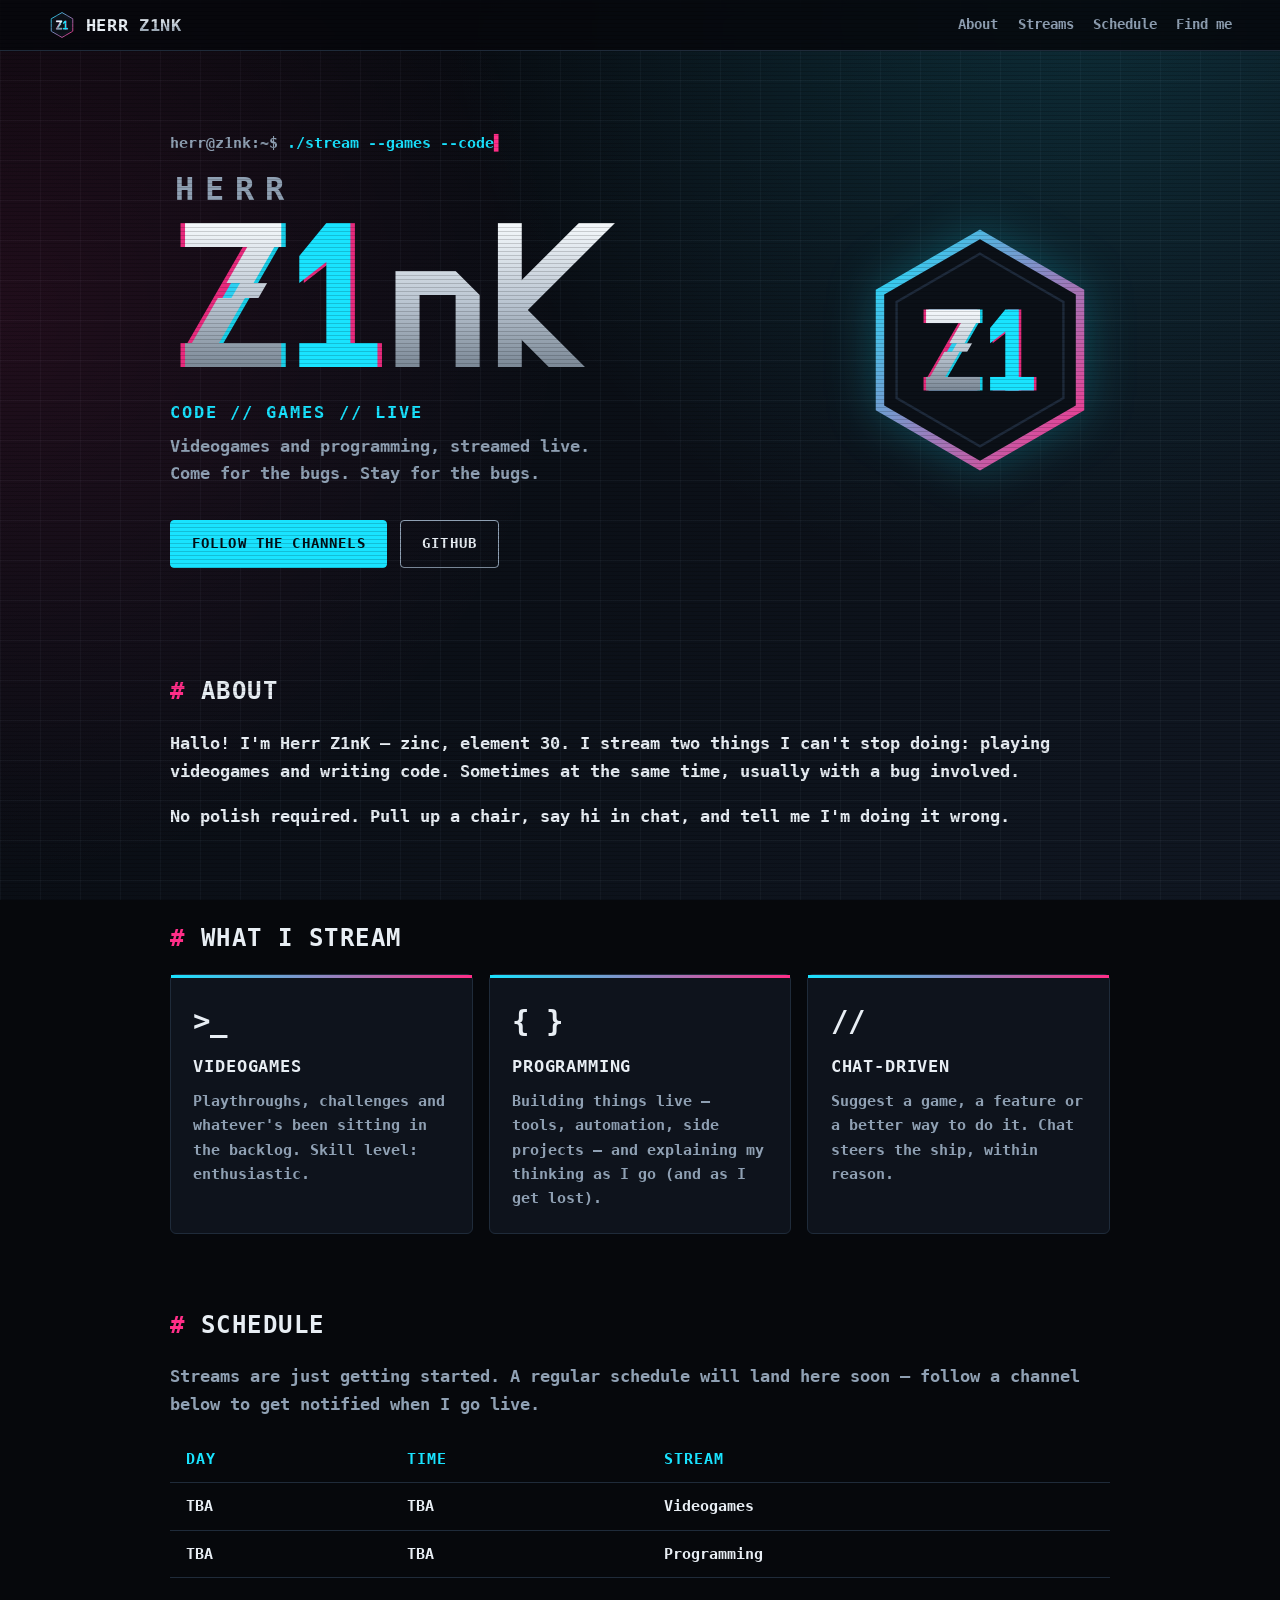
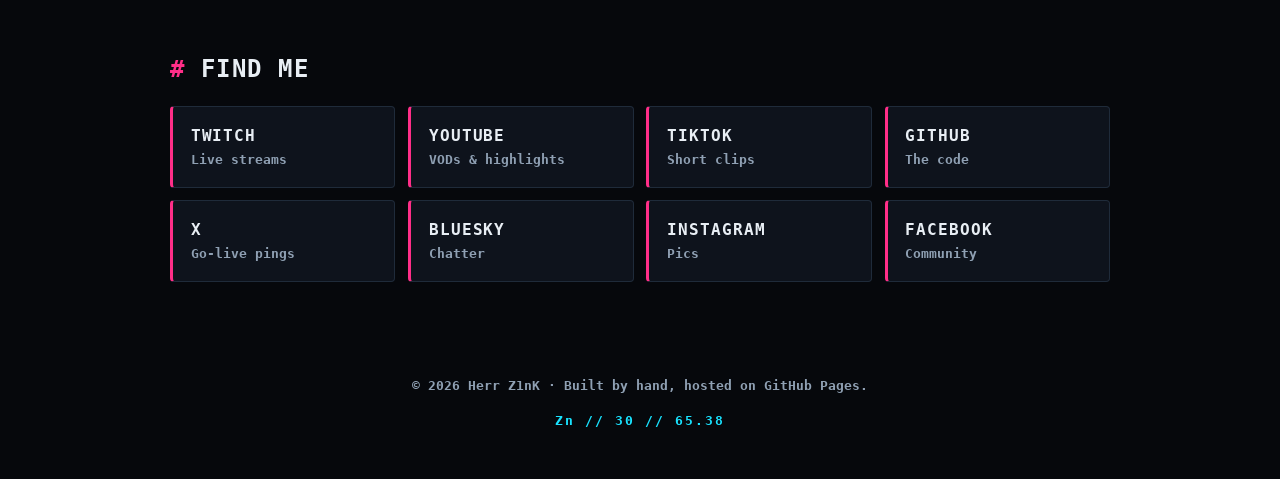
<file: index.html>
<!DOCTYPE html>
<html lang="en">
<head>
  <meta charset="utf-8">
  <meta name="viewport" content="width=device-width, initial-scale=1">
  <title>Herr Z1nK — Code // Games // Live</title>
  <meta name="description" content="Herr Z1nK streams videogames and programming sessions. Find the schedule, the channels and the code.">
  <meta name="theme-color" content="#06080C">
  <link rel="icon" href="favicon.svg" type="image/svg+xml">
  <link rel="icon" href="favicon-64.png" type="image/png" sizes="64x64">
  <link rel="apple-touch-icon" href="assets/apple-touch-icon.png">
  <link rel="canonical" href="https://herrz1nk.github.io/">
  <meta property="og:title" content="Herr Z1nK — Games &amp; Code, Live">
  <meta property="og:description" content="Videogames and programming streams.">
  <meta property="og:type" content="website">
  <meta property="og:image" content="https://herrz1nk.github.io/assets/og-image.png">
  <meta property="og:image:width" content="1200">
  <meta property="og:image:height" content="630">
  <meta property="og:url" content="https://herrz1nk.github.io/">
  <meta name="twitter:card" content="summary_large_image">
  <meta name="twitter:image" content="https://herrz1nk.github.io/assets/og-image.png">
  <link rel="preload" href="assets/DejaVuSansMono-Bold.woff2" as="font" type="font/woff2" crossorigin>
  <link rel="stylesheet" href="style.css">
</head>
<body>
  <a class="skip" href="#main">Skip to content</a>

  <header class="top">
    <a class="brand" href="#top" aria-label="Herr Z1nK home">
      <img src="favicon.svg" alt="" width="28" height="28">
      <span>HERR&nbsp;<span class="z">Z1NK</span></span>
    </a>
    <nav aria-label="Main">
      <a href="#about">About</a>
      <a href="#streams">Streams</a>
      <a href="#schedule">Schedule</a>
      <a href="#find-me">Find me</a>
    </nav>
  </header>

  <main id="main">
    <section class="hero" id="top">
      <div>
        <p class="prompt"><span class="dim">herr@z1nk:~$</span> <span class="typed">./stream --games --code</span><span class="cursor" aria-hidden="true">▌</span></p>
        <h1><span class="herr">Herr</span><img class="wordmark" src="assets/logo-wordmark.svg" alt="Z1nK" width="306" height="116"></h1>
        <p class="tagline">CODE // GAMES // LIVE</p>
        <p class="sub">Videogames and programming, streamed live.<br>Come for the bugs. Stay for the bugs.</p>
        <div class="cta">
          <a class="btn primary" href="#find-me">Follow the channels</a>
          <a class="btn" href="https://github.com/HerrZ1nk" rel="noopener">GitHub</a>
        </div>
      </div>
      <img class="badge" src="favicon.svg" alt="Herr Z1nK logo: a hexagon badge with a glitched Z1" width="260" height="260">
    </section>

    <section id="about">
      <h2><span class="hash">#</span> About</h2>
      <p>Hallo! I'm Herr Z1nK — zinc, element 30. I stream two things I can't stop doing: playing videogames and writing code. Sometimes at the same time, usually with a bug involved.</p>
      <p>No polish required. Pull up a chair, say hi in chat, and tell me I'm doing it wrong.</p>
    </section>

    <section id="streams">
      <h2><span class="hash">#</span> What I stream</h2>
      <div class="cards">
        <article class="card">
          <div class="icon" aria-hidden="true">&gt;_</div>
          <h3>Videogames</h3>
          <p>Playthroughs, challenges and whatever's been sitting in the backlog. Skill level: enthusiastic.</p>
        </article>
        <article class="card">
          <div class="icon" aria-hidden="true">{ }</div>
          <h3>Programming</h3>
          <p>Building things live — tools, automation, side projects — and explaining my thinking as I go (and as I get lost).</p>
        </article>
        <article class="card">
          <div class="icon" aria-hidden="true">//</div>
          <h3>Chat-driven</h3>
          <p>Suggest a game, a feature or a better way to do it. Chat steers the ship, within reason.</p>
        </article>
      </div>
    </section>

    <section id="schedule">
      <h2><span class="hash">#</span> Schedule</h2>
      <p class="note">Streams are just getting started. A regular schedule will land here soon — follow a channel below to get notified when I go live.</p>
      <table class="sched">
        <thead><tr><th scope="col">Day</th><th scope="col">Time</th><th scope="col">Stream</th></tr></thead>
        <tbody>
          <tr><td>TBA</td><td>TBA</td><td>Videogames</td></tr>
          <tr><td>TBA</td><td>TBA</td><td>Programming</td></tr>
        </tbody>
      </table>
    </section>

    <section id="find-me">
      <h2><span class="hash">#</span> Find me</h2>
      <!-- Update handles/URLs here if any differ from HerrZ1nk -->
      <ul class="links">
        <li><a href="https://www.twitch.tv/HerrZ1nk" rel="noopener"><b>Twitch</b><span>Live streams</span></a></li>
        <li><a href="https://www.youtube.com/@HerrZ1nk" rel="noopener"><b>YouTube</b><span>VODs &amp; highlights</span></a></li>
        <li><a href="https://www.tiktok.com/@herrz1nk" rel="noopener"><b>TikTok</b><span>Short clips</span></a></li>
        <li><a href="https://github.com/HerrZ1nk" rel="noopener"><b>GitHub</b><span>The code</span></a></li>
        <li><a href="https://x.com/HerrZ1nk" rel="noopener"><b>X</b><span>Go-live pings</span></a></li>
        <li><a href="https://bsky.app/profile/herrz1nk.bsky.social" rel="noopener"><b>Bluesky</b><span>Chatter</span></a></li>
        <li><a href="https://www.instagram.com/herrz1nk" rel="noopener"><b>Instagram</b><span>Pics</span></a></li>
        <li><a href="https://www.facebook.com/HerrZ1nk" rel="noopener"><b>Facebook</b><span>Community</span></a></li>
      </ul>
    </section>
  </main>

  <footer>
    <p>© <span id="year">2026</span> Herr Z1nK · Built by hand, hosted on GitHub Pages.</p>
    <span class="zn" aria-hidden="true">Zn // 30 // 65.38</span>
  </footer>

  <script>document.getElementById('year').textContent = new Date().getFullYear();</script>
</body>
</html>
</file>
<file: style.css>
/* Herr Z1nK brand: zinc silver + cyan/magenta glitch on dark grid, DejaVu Sans Mono Bold */
@font-face {
  font-family: "DejaVu Sans Mono";
  font-weight: 700;
  font-style: normal;
  font-display: swap;
  src: url("assets/DejaVuSansMono-Bold.woff2") format("woff2");
}
:root {
  --bg: #06080C;
  --bg2: #101722;
  --panel: rgba(16,23,34,.75);
  --line: #1f2b3a;
  --text: #E8EEF4;
  --dim: #8FA0B3;
  --cyan: #19E3FF;
  --magenta: #FF2E88;
  --zinc: linear-gradient(180deg, #F5F9FC 0%, #BAC5D1 55%, #7B8896 100%);
  --mono: "DejaVu Sans Mono", ui-monospace, "SF Mono", Menlo, Consolas, monospace;
}
* { box-sizing: border-box; }
html { scroll-behavior: smooth; }
body {
  margin: 0;
  color: var(--text);
  font: 17px/1.65 var(--mono);
  background-color: var(--bg);
  background-image:
    radial-gradient(circle at 85% -5%, rgba(25,227,255,.14), transparent 45%),
    radial-gradient(circle at 0% 35%, rgba(255,46,136,.10), transparent 40%),
    linear-gradient(rgba(143,160,179,.06) 1px, transparent 1px),
    linear-gradient(90deg, rgba(143,160,179,.06) 1px, transparent 1px),
    linear-gradient(135deg, var(--bg), var(--bg2));
  background-size: auto, auto, 40px 40px, 40px 40px, auto;
  background-attachment: fixed;
}
/* scanlines */
body::after {
  content: ""; position: fixed; inset: 0; pointer-events: none; z-index: 20;
  background: repeating-linear-gradient(0deg, rgba(0,0,0,.16) 0 1.4px, transparent 1.4px 4px);
}
a { color: var(--cyan); }
.skip { position: absolute; left: -999px; top: 0; background: var(--cyan); color: #000; padding: .5rem 1rem; z-index: 30; }
.skip:focus { left: 0; }
b, h1, h2, h3, .brand, .btn { font-weight: 700; }

.top {
  position: sticky; top: 0; z-index: 5;
  display: flex; justify-content: space-between; align-items: center; gap: 1rem; flex-wrap: wrap;
  padding: .7rem clamp(1rem, 4vw, 3rem);
  background: rgba(6,8,12,.85); backdrop-filter: blur(8px);
  border-bottom: 1px solid var(--line);
}
.brand { display: flex; align-items: center; gap: .6rem; color: var(--text); text-decoration: none; letter-spacing: .04em; }
.brand .z { background: var(--zinc); -webkit-background-clip: text; background-clip: text; color: transparent; }
.top nav { display: flex; gap: 1.2rem; flex-wrap: wrap; }
.top nav a { color: var(--dim); text-decoration: none; font-size: .9rem; }
.top nav a:hover, .top nav a:focus-visible { color: var(--cyan); }

main { max-width: 980px; margin: 0 auto; padding: 0 1.25rem; }
section { padding: 3.5rem 0 1rem; scroll-margin-top: 4rem; }
h2 { font-size: 1.5rem; margin: 0 0 1rem; text-transform: uppercase; letter-spacing: .06em; }
.hash { color: var(--magenta); }

.hero { padding: 5rem 0 3rem; display: grid; grid-template-columns: 1fr auto; gap: 2rem; align-items: center; }
.hero .badge { width: clamp(140px, 22vw, 260px); height: auto; filter: drop-shadow(0 0 24px rgba(25,227,255,.25)); }
.prompt { font-size: .95rem; margin: 0 0 1rem; }
.dim { color: var(--dim); }
.typed { color: var(--cyan); }
.cursor { color: var(--magenta); animation: blink 1s steps(2) infinite; }
@keyframes blink { 50% { opacity: 0; } }

h1 .herr { display: block; color: var(--dim); font-size: clamp(1.2rem, 3.5vw, 2rem); letter-spacing: .35em; margin: 0 0 .2rem .3rem; }
.wordmark { display: block; width: clamp(220px, 46vw, 460px); height: auto; }
h1 { font-size: clamp(2.6rem, 9vw, 5.5rem); line-height: 1; margin: 0 0 1rem; letter-spacing: -.02em; text-transform: uppercase; }
.glitch { position: relative; display: inline-block; background: var(--zinc); -webkit-background-clip: text; background-clip: text; color: transparent; }
.glitch::before, .glitch::after {
  content: attr(data-text); position: absolute; left: 0; top: 0; width: 100%; overflow: hidden; background: none; -webkit-text-fill-color: currentColor;
}
.glitch::before { color: var(--magenta); transform: translate(-3px, 0); clip-path: inset(0 0 55% 0); animation: g1 4s infinite steps(1); }
.glitch::after  { color: var(--cyan);    transform: translate(3px, 0);  clip-path: inset(55% 0 0 0); animation: g2 5s infinite steps(1); }
@keyframes g1 { 0%,90%,100% { opacity: 0; } 91%,96% { opacity: .95; } }
@keyframes g2 { 0%,86%,100% { opacity: 0; } 87%,93% { opacity: .95; } }

.tagline { color: var(--cyan); letter-spacing: .12em; margin: 0 0 .4rem; }
.sub { font-size: 1.05rem; color: var(--dim); margin: 0 0 2rem; }

.cta { display: flex; gap: .8rem; flex-wrap: wrap; }
.btn {
  display: inline-block; padding: .7rem 1.3rem; border: 1px solid var(--dim); border-radius: 4px;
  color: var(--text); text-decoration: none; font-size: .9rem; text-transform: uppercase; letter-spacing: .08em; transition: .15s;
}
.btn:hover, .btn:focus-visible { border-color: var(--cyan); color: var(--cyan); box-shadow: 0 0 14px rgba(25,227,255,.3); }
.btn.primary { background: var(--cyan); color: #031017; border-color: var(--cyan); }
.btn.primary:hover, .btn.primary:focus-visible { background: transparent; color: var(--cyan); }

.cards { display: grid; grid-template-columns: repeat(auto-fit, minmax(240px, 1fr)); gap: 1rem; }
.card { background: var(--panel); border: 1px solid var(--line); border-radius: 6px; padding: 1.4rem; transition: .2s; position: relative; }
.card::before { content: ""; position: absolute; left: 0; top: 0; width: 100%; height: 3px; background: linear-gradient(90deg, var(--cyan), var(--magenta)); }
.card:hover { border-color: var(--cyan); transform: translateY(-3px); }
.card .icon { font-size: 1.8rem; }
.card h3 { font-size: 1.05rem; margin: .5rem 0; text-transform: uppercase; letter-spacing: .05em; }
.card p { margin: 0; color: var(--dim); font-size: .92rem; }

.note { color: var(--dim); }
.sched { width: 100%; border-collapse: collapse; font-size: .92rem; margin-top: 1rem; }
.sched th, .sched td { text-align: left; padding: .7rem 1rem; border-bottom: 1px solid var(--line); }
.sched th { color: var(--cyan); text-transform: uppercase; letter-spacing: .08em; }

.links { list-style: none; margin: 0; padding: 0; display: grid; grid-template-columns: repeat(auto-fill, minmax(210px, 1fr)); gap: .8rem; }
.links a {
  display: flex; flex-direction: column; padding: 1rem 1.1rem; background: var(--panel);
  border: 1px solid var(--line); border-left: 3px solid var(--magenta); border-radius: 4px; text-decoration: none; color: var(--text); transition: .15s;
}
.links a b { font-size: .98rem; text-transform: uppercase; letter-spacing: .06em; }
.links a span { color: var(--dim); font-size: .82rem; }
.links a:hover, .links a:focus-visible { border-left-color: var(--cyan); background: rgba(25,227,255,.07); }
.links a:hover b { color: var(--cyan); }

footer { text-align: center; color: var(--dim); font-size: .82rem; padding: 4rem 1rem 3rem; }
footer .zn { display: block; margin-top: .4rem; color: var(--cyan); letter-spacing: .15em; }

:focus-visible { outline: 2px solid var(--cyan); outline-offset: 3px; }
@media (max-width: 640px) {
  .hero { grid-template-columns: 1fr; }
  .hero .badge { order: -1; width: 120px; }
}
@media (prefers-reduced-motion: reduce) {
  html { scroll-behavior: auto; }
  .cursor, .glitch::before, .glitch::after { animation: none; }
  .glitch::before, .glitch::after { display: none; }
  .card, .btn, .links a { transition: none; }
}
</file>
